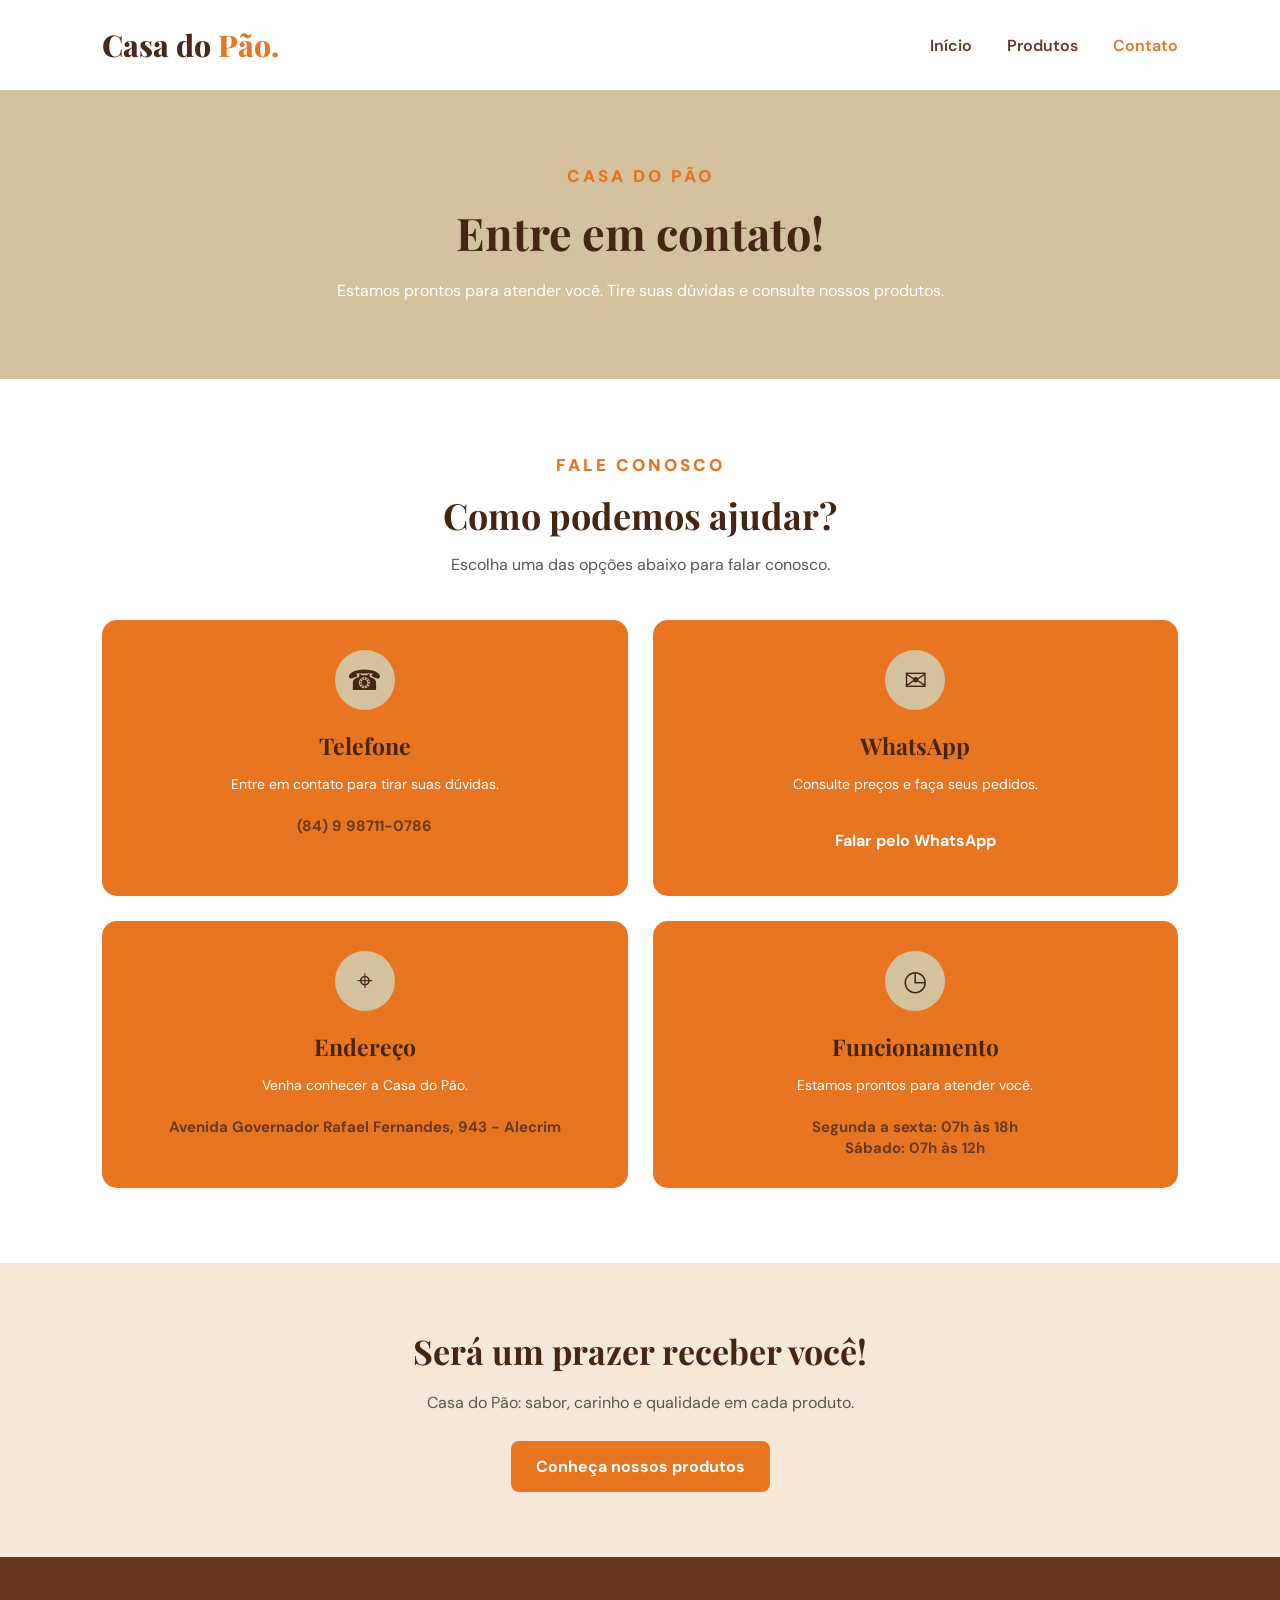
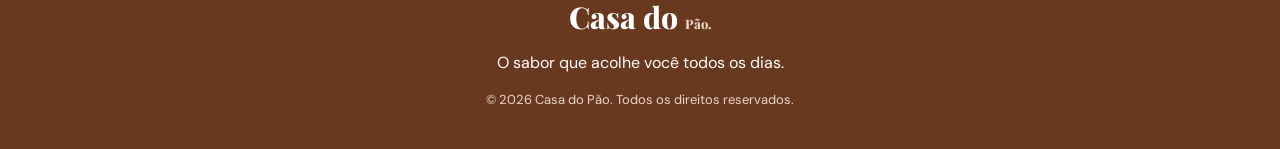
<file: contato.html>
<!DOCTYPE html>
<html lang="pt-br">

<head>
    <meta charset="UTF-8">
    <meta name="viewport" content="width=device-width, initial-scale=1.0">

    <title>Contato | Casa do Pão</title>

    <link rel="stylesheet" href="styles.css">

    <link rel="preconnect" href="https://fonts.googleapis.com">
    <link rel="preconnect" href="https://fonts.gstatic.com" crossorigin>

    <link href="https://fonts.googleapis.com/css2?family=DM+Sans:wght@400;500;600;700;800&family=Playfair+Display:wght@600;700&display=swap" rel="stylesheet">

</head>

<body>

    <!-- CABEÇALHO -->

    <header class="cabecalho">

        <a href="index.html" class="logo">
            Casa do <span>Pão.</span>
        </a>

        <nav class="menu" id="menu">
            <a href="index.html">Início</a>
            <a href="produtos.html">Produtos</a>
            <a href="contato.html" class="ativo">Contato</a>
        </nav>

        <button class="menu-mobile" id="menuMobile" aria-label="Abrir menu">
            ☰
        </button>

    </header>


    <main>

        <!-- APRESENTAÇÃO -->

        <section class="banner-produtos">

            <span class="subtitulo">CASA DO PÃO</span>

            <h1>Entre em contato!</h1>

            <p>
                Estamos prontos para atender você.
                Tire suas dúvidas e consulte nossos produtos.
            </p>

        </section>


        <!-- INFORMAÇÕES -->

        <section class="contato">

            <div class="titulo-secao">

                <span class="subtitulo">FALE CONOSCO</span>

                <h2>Como podemos ajudar?</h2>

                <p>
                    Escolha uma das opções abaixo para falar conosco.
                </p>

            </div>


            <div class="contato-grid">

                <div class="contato-card">

                    <div class="contato-icone">
                        <i class="icone">☎</i>
                    </div>

                    <h3>Telefone</h3>

                    <p>
                        Entre em contato para tirar suas dúvidas.
                    </p>

                    <span class="contato-dado">
                        (84) 9 98711-0786
                    </span>

                </div>


                <div class="contato-card">

                    <div class="contato-icone">
                        <i class="icone">✉</i>
                    </div>

                    <h3>WhatsApp</h3>

                    <p>
                        Consulte preços e faça seus pedidos.
                    </p>

                    <a href="https://wa.me/5584987521303"
                       target="_blank"
                       class="botao-principal">
                        Falar pelo WhatsApp
                    </a>

                </div>


                <div class="contato-card">

                    <div class="contato-icone">
                        <i class="icone">⌖</i>
                    </div>

                    <h3>Endereço</h3>

                    <p>
                        Venha conhecer a Casa do Pão.
                    </p>

                    <span class="contato-dado">
                        Avenida Governador Rafael Fernandes, 943 - Alecrim
                    </span>

                </div>


                <div class="contato-card">

                    <div class="contato-icone">
                        <i class="icone">◷</i>
                    </div>

                    <h3>Funcionamento</h3>

                    <p>
                        Estamos prontos para atender você.
                    </p>

                    <span class="contato-dado">
                        Segunda a sexta: 07h às 18h
                        <br>
                        Sábado: 07h às 12h
                    </span>

                </div>

            </div>

        </section>


        <!-- MENSAGEM FINAL -->

        <section class="chamada-contato">

            <h2>Será um prazer receber você!</h2>

            <p>
                Casa do Pão: sabor, carinho e qualidade
                em cada produto.
            </p>

            <a href="produto.html" class="botao-principal">
                Conheça nossos produtos
            </a>

        </section>

    </main>


    <!-- RODAPÉ -->

    <footer class="rodape">

        <a href="index.html" class="logo logo-rodape">
            Casa do <span>Pão.</span>
        </a>

        <p>O sabor que acolhe você todos os dias.</p>

        <span>© 2026 Casa do Pão. Todos os direitos reservados.</span>

    </footer>


    <script src="script.js"></script>

</body>

</html>
</file>
<file: styles.css>
* {
    margin: 0;
    padding: 0;
    box-sizing: border-box;
}

:root {
    --laranja: #E87522;
    --laranja-claro: #F5A45D;
    --creme: #cfb78c;
    --branco: #FFFFFF;
    --marrom: #69391f;
    --cinza: #585757;
}

body {
    font-family: 'DM Sans', sans-serif;
    background-color: #d4c29f;
    color: #462512;
}

html {
    scroll-behavior: smooth;
}

a {
    text-decoration: none;
}


.cabecalho {
    display: flex;
    justify-content: space-between;
    align-items: center;
    padding: 25px 8%;
    background-color: #FFFFFF;
}

.logo {
    font-family: 'Playfair Display', serif;
    font-size: 30px;
    font-weight: 800;
    color: #4b2919;
}

.logo span {
    color: var(--laranja);
}

.menu {
    display: flex;
    gap: 35px;
}

.menu a {
    color: var(--marrom);
    font-weight: 600;
    transition: 0.3s;
}

.menu a:hover,
.menu a.ativo {
    color: var(--laranja);
}

.menu-mobile {
    display: none;
    border: none;
    background: none;
    font-size: 28px;
    color: var(--marrom);
    cursor: pointer;
}


.inicio {
    display: flex;
    align-items: center;
    justify-content: space-between;
    gap: 50px;
    padding: 90px 8%;
}

.inicio-texto {
    flex: 1;
}

.subtitulo {
    color: var(--laranja);
    font-size: 17px;
    font-weight: 900;
    letter-spacing: 3px;
}

.inicio h1 {
    font-family: 'Playfair Display', serif;
    font-size: 52px;
    line-height: 1.2;
    margin: 20px 0;
    max-width: 580px;
}

.inicio-texto p {
    color: #fcf9f9;
    font-size: 17px;
    line-height: 1.8;
    max-width: 480px;
    margin-bottom: 30px;
}


/* =================================
   BOTÕES
================================= */

.botoes {
    display: flex;
    flex-wrap: wrap;
    gap: 15px;
}

.botao-principal {
    display: inline-block;
    background-color: var(--laranja);
    color: white;
    padding: 15px 25px;
    border-radius: 8px;
    font-weight: 700;
    transition: 0.3s;
}

.botao-principal:hover {
    background-color: var(--marrom);
    transform: translateY(-3px);
}

.botao-secundario {
    display: inline-block;
    color: var(--laranja);
    border: 2px solid var(--laranja);
    padding: 13px 25px;
    border-radius: 8px;
    font-weight: 700;
    transition: 0.3s;
}

.botao-secundario:hover {
    background-color: var(--laranja);
    color: white;
}


/* =================================
   LOGO CASA DO PÃO
================================= */

.logo-container {
    flex: 1;
    display: flex;
    justify-content: center;
    align-items: center;
    background-color: var(--laranja);
    border-radius: 22px;
    padding: 29px;
    min-height: 400px;
    overflow: hidden;
}

.imagem-logo {
    width: 100%;
    max-width: 500px;
    height: 350px;
    object-fit: contain;
    border-radius: 15px;
}


/* =================================
   DESTAQUES
================================= */

.destaques {
    padding: 80px 8%;
    background-color: white;
}

.titulo-secao {
    text-align: center;
    margin-bottom: 45px;
}

.titulo-secao h2 {
    font-family: 'Playfair Display', serif;
    font-size: 36px;
    margin: 15px 0;
}

.titulo-secao p {
    color: var(--cinza);
}

.cards {
    display: grid;
    grid-template-columns: repeat(3, 1fr);
    gap: 25px;
}

.card {
    background-color: var(--laranja);
    border-radius: 15px;
    overflow: hidden;
    padding-bottom: 25px;
    transition: 0.3s;
}

.card:hover {
    transform: translateY(-6px);
}

.card img {
    width: 100%;
    height: 230px;
    object-fit: cover;
}

.card h3 {
    margin: 20px 20px 10px;
    font-size: 20px;
    color: #472512;
}

.card p {
    margin: 0 20px;
    color: var(--branco);
    line-height: 1.6;
}

.botao-centro {
    display: table;
    margin: 40px auto 0;
}


/* =================================
   RODAPÉ
================================= */

.rodape {
    background-color: var(--marrom);
    color: white;
    text-align: center;
    padding: 40px 20px;
}

.logo-rodape {
    color: white;
}

.rodape p {
    margin: 15px 0;
}

.rodape span {
    font-size: 13px;
    color: #E8D5C7;
}


/* =================================
   RESPONSIVIDADE - CELULAR
================================= */

@media (max-width: 768px) {

    /* CABEÇALHO */

    .cabecalho {
        padding: 20px 6%;
    }

    .logo {
        font-size: 25px;
    }

    .menu-mobile {
        display: block;
    }

    .menu {
        display: none;
        position: absolute;
        top: 75px;
        left: 0;
        width: 100%;
        background-color: white;
        flex-direction: column;
        text-align: center;
        gap: 0;
        z-index: 10;
        box-shadow: 0 5px 10px #00000010;
    }

    .menu.ativo {
        display: flex;
    }

    .menu a {
        padding: 18px;
        border-top: 1px solid #eeeeee;
    }


    /* INÍCIO */

    .inicio {
        flex-direction: column;
        padding: 55px 6%;
        gap: 35px;
    }

    .inicio h1 {
        font-size: 38px;
    }

    .inicio-texto p {
        font-size: 15px;
    }


    /* BOTÕES */

    .botoes {
        flex-direction: column;
    }

    .botoes a {
        text-align: center;
    }


    /* LOGO */

    .logo-container {
        width: 100%;
        min-height: 280px;
        padding: 15px;
    }

    .imagem-logo {
        width: 100%;
        height: 260px;
        object-fit: contain;
    }


    /* DESTAQUES */

    .destaques {
        padding: 60px 6%;
    }

    .titulo-secao h2 {
        font-size: 29px;
    }

    .cards {
        grid-template-columns: 1fr;
    }

    .card img {
        height: 230px;
    }

}


/* =================================
   PÁGINA DE PRODUTOS
================================= */

.banner-produtos {
    text-align: center;
    padding: 75px 8%;
    background-color: #d4c29f;
}

.banner-produtos h1 {
    font-family: 'Playfair Display', serif;
    font-size: 45px;
    margin: 15px 0;
    color: 472512;
}

.banner-produtos p {
    color: var(--branco);
    font-size: 16px;
    line-height: 1.7;
}


/* CATÁLOGO */

.catalogo {
    padding: 75px 8%;
    background-color: white;
}

.produtos-grid {
    display: grid;
    grid-template-columns: repeat(3, 1fr);
    gap: 30px;
}

.produto-card {
    background-color: var(--laranja);
    border-radius: 15px;
    overflow: hidden;
    transition: 0.3s;
    box-shadow: 0 4px 15px #00000008;
}

.produto-card:hover {
    transform: translateY(-6px);
    box-shadow: 0 8px 20px #00000012;
}

.produto-card img {
    width: 100%;
    height: 160px;
    object-fit: cover;
    display: block;
}

.produto-info {
    padding: 22px;
}

.categoria-produto {
    color: var(--laranja);
    font-size: 11px;
    font-weight: 800;
    letter-spacing: 1.5px;
}

.produto-info h3 {
    font-family: 'Playfair Display', serif;
    font-size: 23px;
    margin: 12px 0;
    color: var(--marrom);
}

.produto-info p {
    color: var(--branco);
    font-size: 14px;
    line-height: 1.7;
    min-height: 48px;
}

.produto-rodape {
    display: flex;
    justify-content: space-between;
    align-items: center;
    gap: 10px;
    margin-top: 22px;
}

.produto-rodape strong {
    color: var(--marrom);
    font-size: 13px;
}

.botao-pedido {
    background-color: #472512;
    color: white;
    padding: 10px 15px;
    border-radius: 7px;
    font-size: 13px;
    font-weight: 700;
    transition: 0.3s;
}

.botao-pedido:hover {
    background-color: #d4c29f;
}


/* CHAMADA PARA CONTATO */

.chamada-contato {
    background-color: #F5E8D9;
    text-align: center;
    padding: 65px 8%;
}

.chamada-contato h2 {
    font-family: 'Playfair Display', serif;
    font-size: 34px;
    margin-bottom: 15px;
}

.chamada-contato p {
    color: var(--cinza);
    margin-bottom: 25px;
    line-height: 1.7;
}


/* RESPONSIVIDADE */

@media (max-width: 768px) {

    .banner-produtos {
        padding: 55px 6%;
    }

    .banner-produtos h1 {
        font-size: 36px;
    }

    .catalogo {
        padding: 55px 6%;
    }

    .produtos-grid {
        grid-template-columns: 1fr;
        gap: 20px;
    }

    .produto-card img {
        height: 200px;
        object-fit: cover;
    }

    .produto-info h3 {
        font-size: 22px;
    }

    .chamada-contato {
        padding: 55px 6%;
    }

    .chamada-contato h2 {
        font-size: 29px;
    }

}


/* =================================
   PÁGINA DE CONTATO
================================= */

.contato {
    padding: 75px 8%;
    background-color: white;
}

.contato-grid {
    display: grid;
    grid-template-columns: repeat(2, 1fr);
    gap: 25px;
}

.contato-card {
    background-color: var(--laranja);
    padding: 30px;
    border-radius: 15px;
    text-align: center;
    transition: 0.3s;
}

.contato-card:hover {
    transform: translateY(-5px);
    box-shadow: 0 8px 20px #00000010;
}

.contato-icone {
    width: 60px;
    height: 60px;
    background-color: #d4c29f;
    color: #472512;
    border-radius: 50%;
    display: flex;
    align-items: center;
    justify-content: center;
    margin: 0 auto 20px;
}

.icone {
    font-size: 28px;
    font-style: normal;
}

.contato-card h3 {
    font-family: 'Playfair Display', serif;
    font-size: 23px;
    margin-bottom: 12px;
}

.contato-card p {
    color: var(--branco);
    line-height: 1.7;
    font-size: 14px;
    margin-bottom: 18px;
}

.contato-dado {
    color: var(--marrom);
    font-weight: 700;
    font-size: 15px;
}


/* RESPONSIVIDADE */

@media (max-width: 768px) {

    .contato {
        padding: 55px 6%;
    }

    .contato-grid {
        grid-template-columns: 1fr;
        gap: 20px;
    }

    .contato-card {
        padding: 25px 20px;
    }

}
</file>
